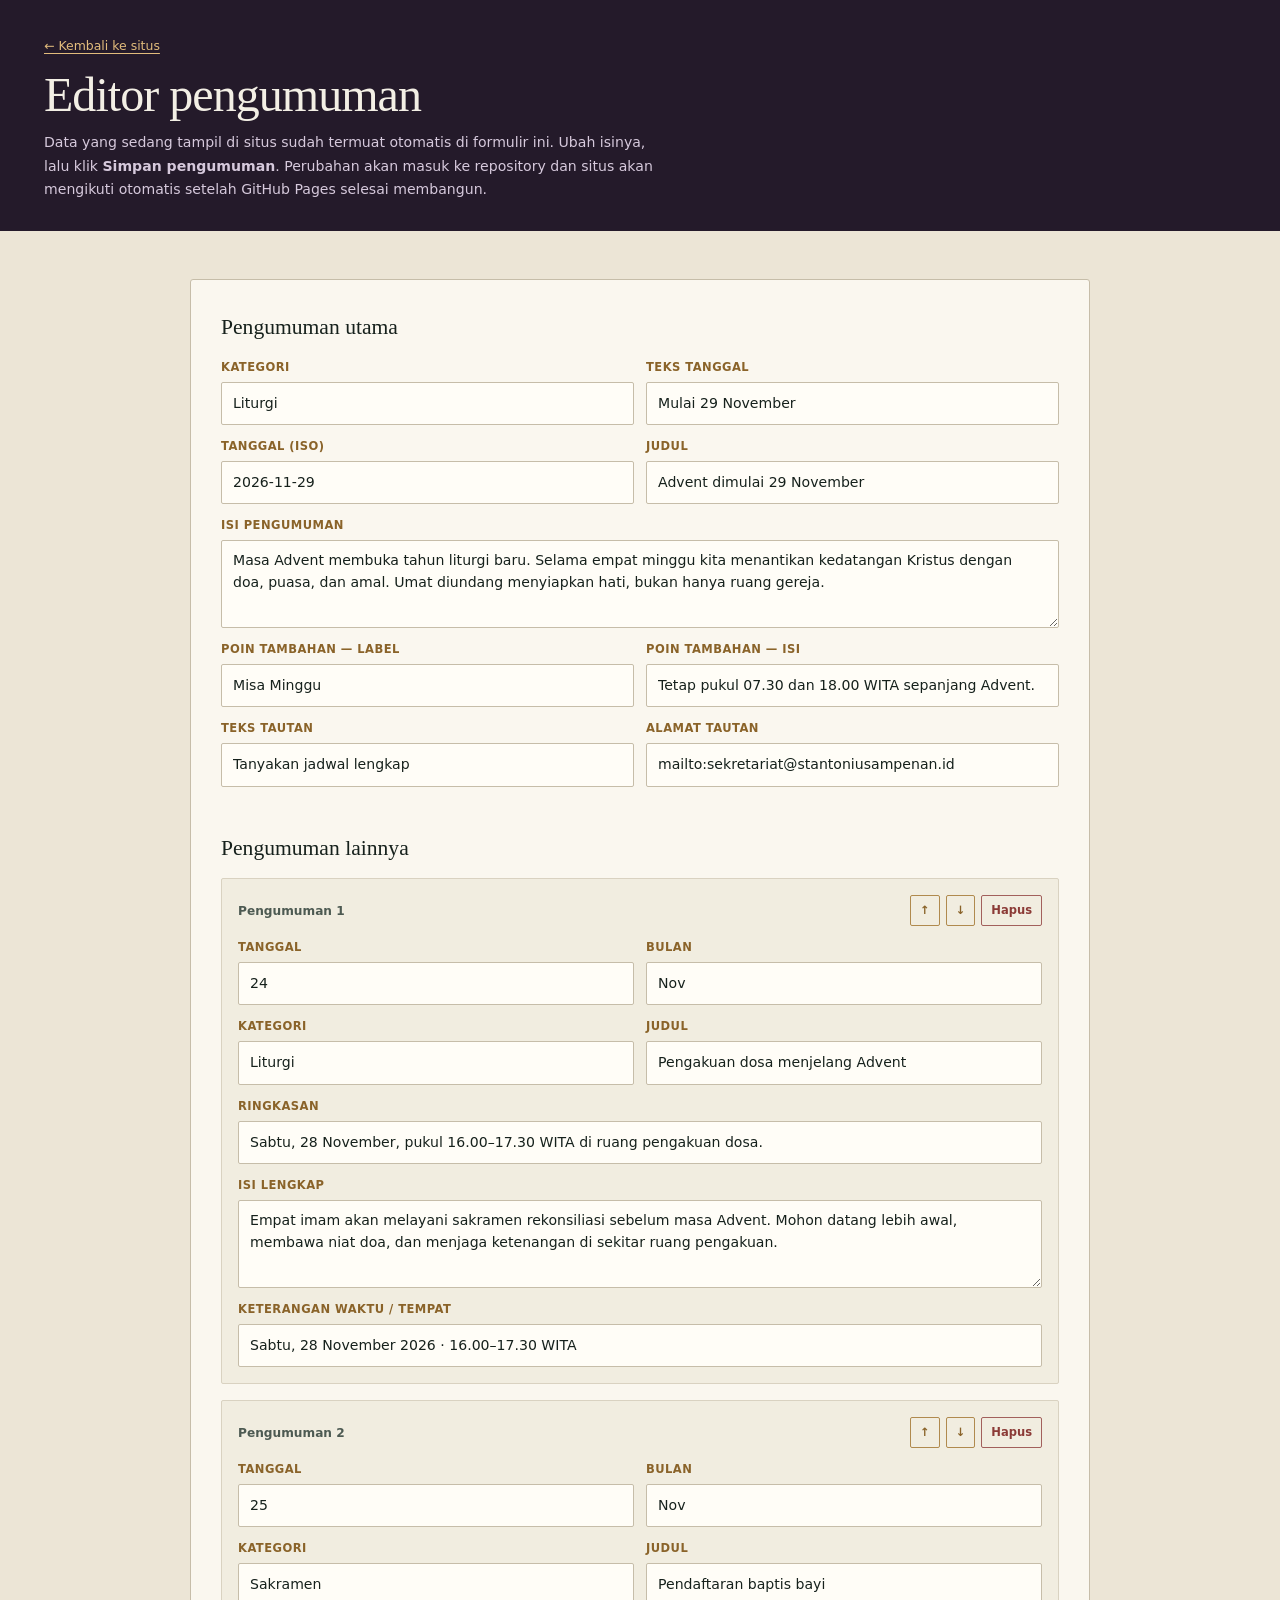
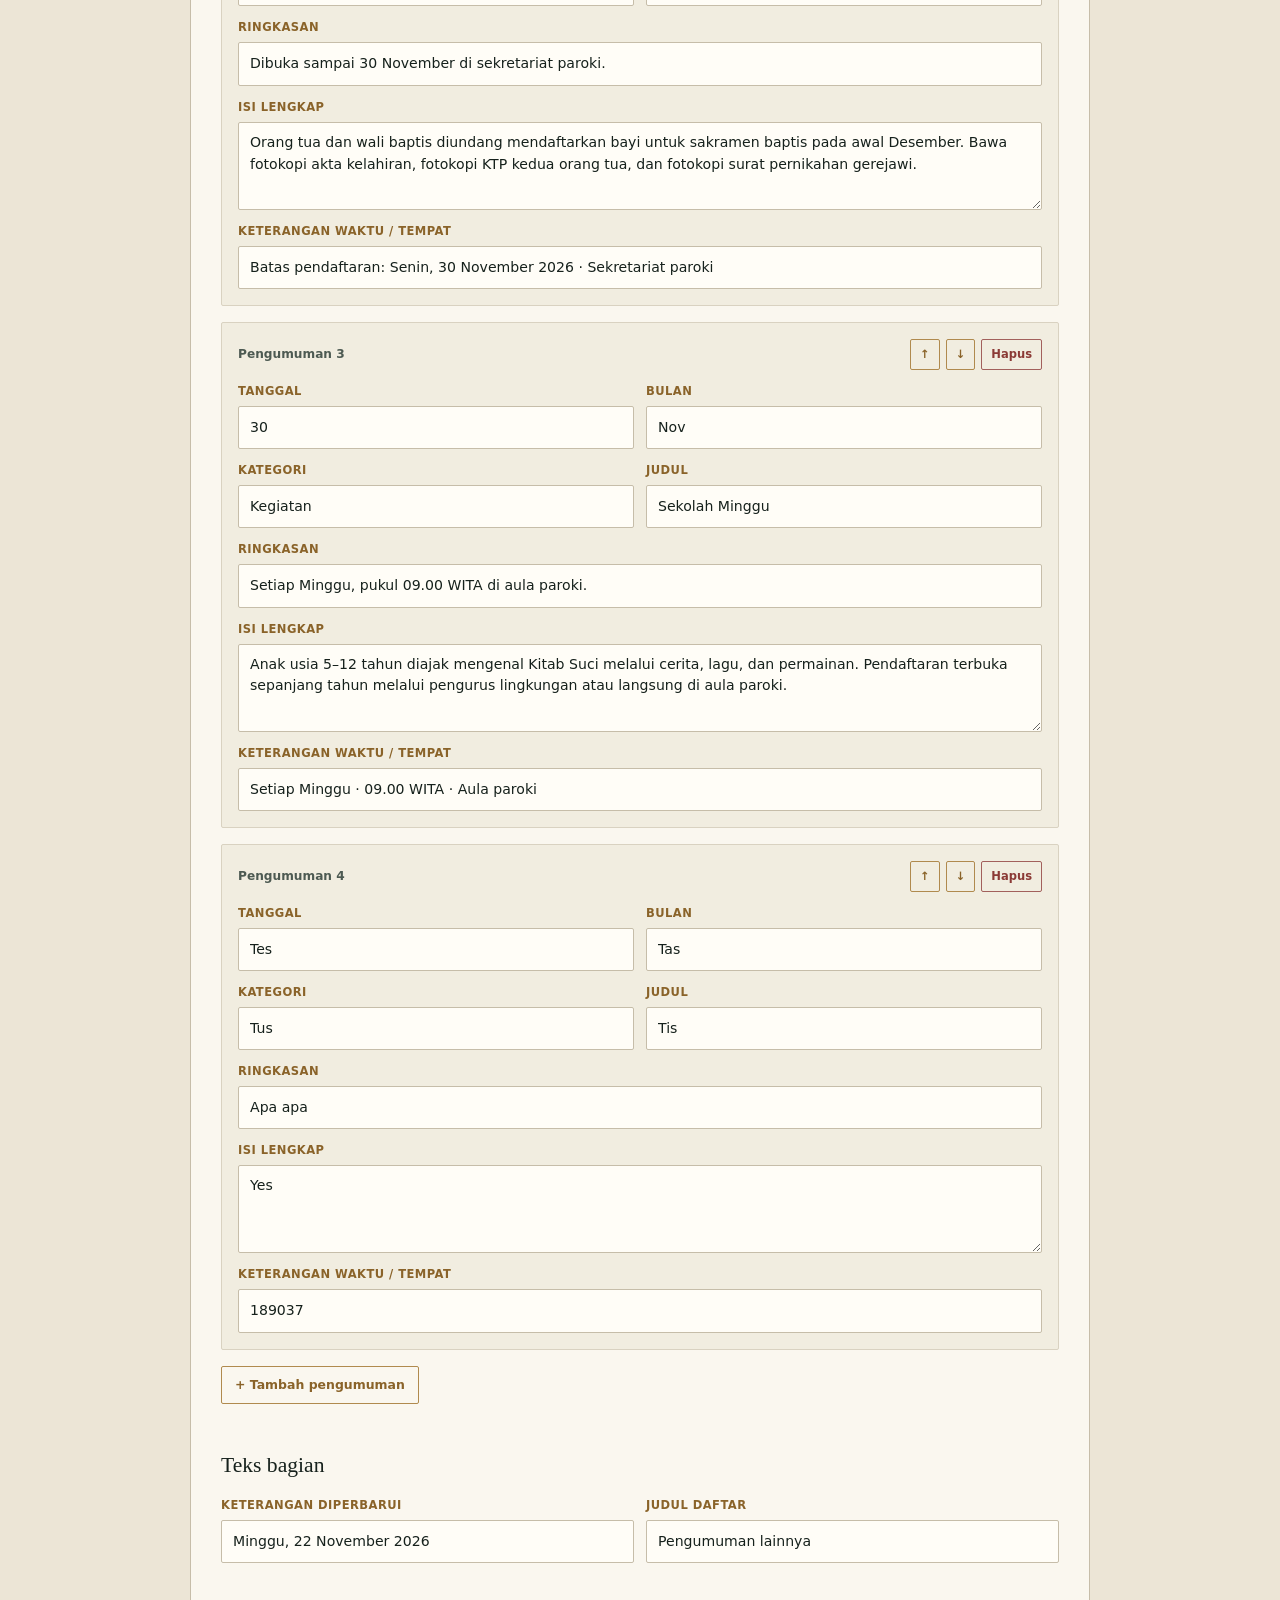
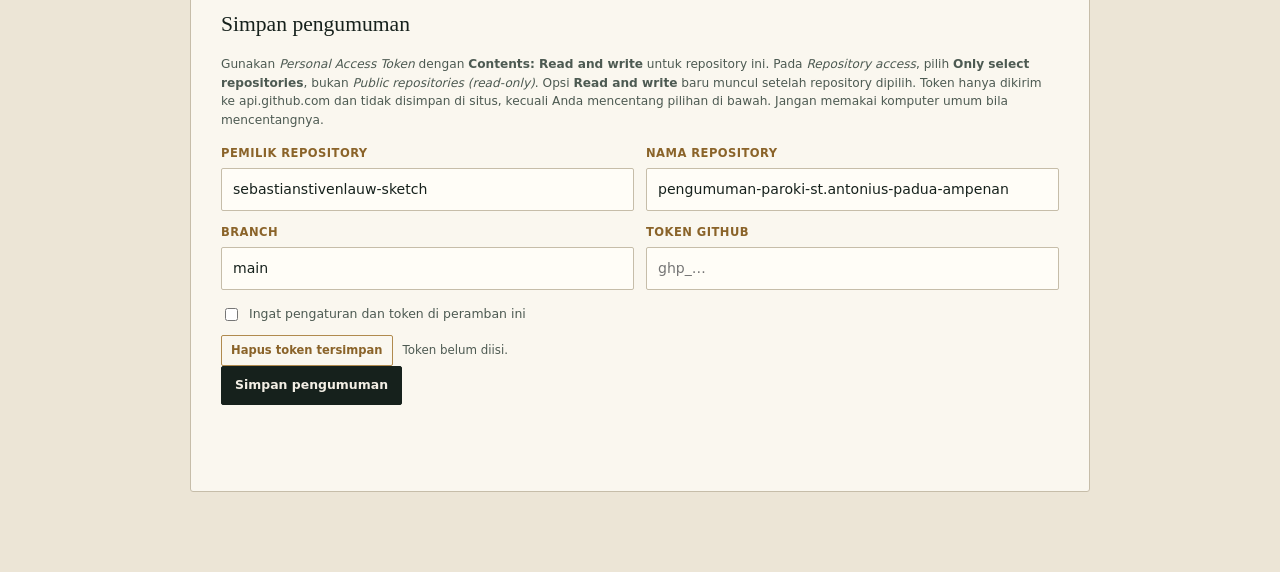
<file: admin.html>
<!DOCTYPE html>
<html lang="id">
<head>
  <meta charset="UTF-8">
  <meta name="viewport" content="width=device-width, initial-scale=1">
  <title>Editor Pengumuman — Paroki St. Antonius Padua</title>
  <meta name="robots" content="noindex, nofollow">
  <link rel="icon" type="image/svg+xml" href="assets/favicon.svg">
  <link rel="stylesheet" href="styles.css">
  <style>
    body.admin { background: var(--paper-deep); }
    .admin-head {
      padding: 30px var(--pad);
      background: var(--plum);
      color: var(--paper);
    }
    .admin-head a {
      display: inline-block;
      margin-bottom: 12px;
      font-size: .78rem;
      color: var(--gold);
      text-underline-offset: 3px;
    }
    .admin-head h1 {
      margin: 0;
      font-family: var(--serif);
      font-size: clamp(2rem, 4vw, 3rem);
      font-weight: 400;
      line-height: 1.1;
    }
    .admin-head p {
      max-width: 68ch;
      margin-top: 10px;
      font-size: .88rem;
      color: #d6c9dc;
    }
    .admin-head code { color: var(--gold); }
    .admin-wrap { padding: clamp(26px, 4vw, 48px) var(--pad) 80px; }
    .admin-layout {
      max-width: 900px;
      margin: 0 auto;
    }
    .admin-panel {
      padding: clamp(20px, 2.4vw, 30px);
      background: var(--paper-soft);
      border: 1px solid var(--line-strong);
      border-radius: 3px;
    }
    .admin-panel fieldset {
      margin: 0 0 26px;
      padding: 0;
      border: 0;
      border-top: 1px solid var(--line);
    }
    .admin-panel fieldset:first-of-type { border-top: 0; padding-top: 0; }
    .admin-panel legend {
      width: 100%;
      padding: 18px 0 12px;
      font-family: var(--serif);
      font-size: 1.35rem;
    }
    .admin-panel fieldset:first-of-type legend { padding-top: 0; }
    .admin-grid { display: grid; grid-template-columns: 1fr 1fr; gap: 12px; }
    .admin-field { display: flex; flex-direction: column; gap: 5px; margin-bottom: 12px; }
    .admin-grid .admin-field { margin-bottom: 0; }
    .admin-field.wide { grid-column: 1 / -1; }
    .admin-field label {
      font-size: .72rem;
      font-weight: 600;
      letter-spacing: .04em;
      text-transform: uppercase;
      color: var(--brass);
    }
    .admin-field input,
    .admin-field textarea {
      width: 100%;
      padding: 9px 11px;
      background: #fffdf7;
      border: 1px solid var(--line-strong);
      border-radius: 2px;
      font: inherit;
      font-size: .88rem;
      color: var(--ink);
    }
    .admin-field textarea { min-height: 88px; resize: vertical; line-height: 1.55; }
    .admin-field input:focus,
    .admin-field textarea:focus { outline: 2px solid rgba(138, 99, 41, .35); outline-offset: 1px; }
    .admin-item {
      margin-bottom: 16px;
      padding: 16px;
      background: rgba(236, 229, 214, .55);
      border: 1px solid var(--line);
      border-radius: 2px;
    }
    .admin-item-head {
      display: flex;
      align-items: center;
      justify-content: space-between;
      gap: 10px;
      margin-bottom: 12px;
      font-size: .76rem;
      font-weight: 600;
      color: var(--ink-2);
    }
    .admin-mini-actions { display: flex; gap: 6px; }
    .admin-btn {
      padding: 8px 13px;
      border: 1px solid var(--brass-2);
      border-radius: 2px;
      background: transparent;
      font: inherit;
      font-size: .78rem;
      font-weight: 600;
      color: var(--brass);
      cursor: pointer;
      transition: background .2s ease, color .2s ease;
    }
    .admin-btn:hover { background: var(--brass); color: #fff; }
    .admin-btn.solid { background: var(--ink); border-color: var(--ink); color: var(--paper); }
    .admin-btn.solid:hover { background: var(--brass); border-color: var(--brass); }
    .admin-btn.danger { border-color: #a2605c; color: #8b3a36; }
    .admin-btn.danger:hover { background: #8b3a36; color: #fff; }
    .admin-btn.small { padding: 5px 9px; font-size: .72rem; }
    .admin-status { min-height: 1.4em; margin-top: 12px; font-size: .8rem; color: var(--brass); }
    .admin-status.ok { color: #2f6b4f; }
    .admin-status.error { color: #8b3a36; }
    .admin-note { margin: 0 0 14px; font-size: .76rem; line-height: 1.55; color: var(--ink-2); }
    .admin-check {
      display: flex;
      align-items: center;
      gap: 8px;
      margin: 14px 0;
      font-size: .78rem;
      color: var(--ink-2);
    }
    .admin-check input { width: auto; }
    .admin-token-actions {
      display: flex;
      flex-wrap: wrap;
      align-items: center;
      gap: 10px;
      margin-top: -4px;
    }
    .admin-token-info { font-size: .74rem; color: var(--ink-2); }
    @media (max-width: 560px) {
      .admin-grid { grid-template-columns: 1fr; }
      .admin-field.wide { grid-column: auto; }
    }
  </style>
</head>
<body class="admin">
  <header class="admin-head">
    <a href="index.html">← Kembali ke situs</a>
    <h1>Editor pengumuman</h1>
    <p>
      Data yang sedang tampil di situs sudah termuat otomatis di formulir ini. Ubah isinya,
      lalu klik <strong>Simpan pengumuman</strong>. Perubahan akan masuk ke repository dan situs
      akan mengikuti otomatis setelah GitHub Pages selesai membangun.
    </p>
  </header>

  <main class="admin-wrap">
    <div class="admin-layout">
      <form class="admin-panel" id="editor" autocomplete="off">
        <fieldset>
          <legend>Pengumuman utama</legend>
          <div class="admin-grid">
            <div class="admin-field">
              <label for="f-tag">Kategori</label>
              <input id="f-tag" data-feature="tag">
            </div>
            <div class="admin-field">
              <label for="f-dateText">Teks tanggal</label>
              <input id="f-dateText" data-feature="dateText" placeholder="Mulai 29 November">
            </div>
            <div class="admin-field">
              <label for="f-dateTime">Tanggal (ISO)</label>
              <input id="f-dateTime" data-feature="dateTime" placeholder="2026-11-29">
            </div>
            <div class="admin-field">
              <label for="f-title">Judul</label>
              <input id="f-title" data-feature="title">
            </div>
            <div class="admin-field wide">
              <label for="f-body">Isi pengumuman</label>
              <textarea id="f-body" data-feature="body"></textarea>
            </div>
            <div class="admin-field">
              <label for="f-pointLabel">Poin tambahan — label</label>
              <input id="f-pointLabel" data-point="label" placeholder="Misa Minggu">
            </div>
            <div class="admin-field">
              <label for="f-pointText">Poin tambahan — isi</label>
              <input id="f-pointText" data-point="text" placeholder="Tetap pukul 07.30 dan 18.00 WITA">
            </div>
            <div class="admin-field">
              <label for="f-linkText">Teks tautan</label>
              <input id="f-linkText" data-feature="linkText" placeholder="Tanyakan jadwal lengkap">
            </div>
            <div class="admin-field">
              <label for="f-linkHref">Alamat tautan</label>
              <input id="f-linkHref" data-feature="linkHref" placeholder="mailto:sekretariat@...">
            </div>
          </div>
        </fieldset>

        <fieldset>
          <legend>Pengumuman lainnya</legend>
          <div id="items"></div>
          <button class="admin-btn" type="button" id="add-item">+ Tambah pengumuman</button>
        </fieldset>

        <fieldset>
          <legend>Teks bagian</legend>
          <div class="admin-grid">
            <div class="admin-field">
              <label for="f-update">Keterangan diperbarui</label>
              <input id="f-update" data-root="update">
            </div>
            <div class="admin-field">
              <label for="f-listTitle">Judul daftar</label>
              <input id="f-listTitle" data-root="listTitle">
            </div>
          </div>
        </fieldset>

        <fieldset>
          <legend>Simpan pengumuman</legend>
          <p class="admin-note">
            Gunakan <em>Personal Access Token</em> dengan <strong>Contents: Read and write</strong> untuk repository ini.
            Pada <em>Repository access</em>, pilih <strong>Only select repositories</strong>, bukan
            <em>Public repositories (read-only)</em>. Opsi <strong>Read and write</strong> baru muncul setelah repository dipilih.
            Token hanya dikirim ke api.github.com dan tidak disimpan di situs, kecuali Anda mencentang pilihan di bawah.
            Jangan memakai komputer umum bila mencentangnya.
          </p>
          <div class="admin-grid">
            <div class="admin-field">
              <label for="gh-owner">Pemilik repository</label>
              <input id="gh-owner" data-gh="owner" value="sebastianstivenlauw-sketch" autocomplete="off">
            </div>
            <div class="admin-field">
              <label for="gh-repo">Nama repository</label>
              <input id="gh-repo" data-gh="repo" value="pengumuman-paroki-st.antonius-padua-ampenan" autocomplete="off">
            </div>
            <div class="admin-field">
              <label for="gh-branch">Branch</label>
              <input id="gh-branch" data-gh="branch" value="main" autocomplete="off">
            </div>
            <div class="admin-field">
              <label for="gh-token">Token GitHub</label>
              <input id="gh-token" data-gh="token" type="password" placeholder="ghp_…" autocomplete="off" spellcheck="false">
            </div>
          </div>
          <label class="admin-check" for="remember-token">
            <input id="remember-token" type="checkbox"> Ingat pengaturan dan token di peramban ini
          </label>
          <div class="admin-token-actions">
            <button class="admin-btn small" type="button" id="clear-token">Hapus token tersimpan</button>
            <span class="admin-token-info" id="token-info" aria-live="polite"></span>
          </div>
          <button class="admin-btn solid" type="button" id="save-github">Simpan pengumuman</button>
          <p class="admin-status" id="status" role="status"></p>
        </fieldset>
      </form>
    </div>
  </main>

  <script src="data/pengumuman.js"></script>
  <script>
    (function () {
      "use strict";

      var DEFAULT = window.DATA_PENGUMUMAN || {
        update: "", listTitle: "Pengumuman lainnya",
        feature: { tag: "", dateText: "", dateTime: "", title: "", body: "", points: [], linkText: "", linkHref: "" },
        items: []
      };
      var state;
      var itemsHost = document.getElementById("items");
      var statusEl = document.getElementById("status");
      var saveBtn = document.getElementById("save-github");
      var clearBtn = document.getElementById("clear-token");
      var tokenInfo = document.getElementById("token-info");
      var rememberEl = document.getElementById("remember-token");
      var ghFields = document.querySelectorAll("[data-gh]");
      var tokenField = document.querySelector('[data-gh="token"]');
      var STORAGE_KEY = "pengumuman-paroki-github";

      function clone(value) { return JSON.parse(JSON.stringify(value)); }

      function setStatus(text, isError) {
        statusEl.textContent = text;
        statusEl.classList.toggle("ok", Boolean(text) && !isError);
        statusEl.classList.toggle("error", Boolean(isError));
      }

      function storageGet(key) {
        try { return localStorage.getItem(key); } catch (error) { return null; }
      }

      function storageSet(key, value) {
        try { localStorage.setItem(key, value); } catch (error) { /* abaikan */ }
      }

      function restoreGithubSettings() {
        var raw = storageGet(STORAGE_KEY);
        if (!raw) return;
        var saved;
        try { saved = JSON.parse(raw); } catch (error) { return; }
        if (!saved || typeof saved !== "object") return;
        ghFields.forEach(function (input) {
          var key = input.getAttribute("data-gh");
          if (saved[key]) input.value = saved[key];
        });
        if (saved.remember) rememberEl.checked = true;
      }

      function persistGithubSettings() {
        var values = {};
        ghFields.forEach(function (input) {
          values[input.getAttribute("data-gh")] = input.value;
        });
        values.remember = rememberEl.checked;
        if (values.remember) {
          storageSet(STORAGE_KEY, JSON.stringify(values));
        } else {
          values.token = "";
          storageSet(STORAGE_KEY, JSON.stringify(values));
        }
      }

      function storageRemove(key) {
        try { localStorage.removeItem(key); } catch (error) { /* abaikan */ }
      }

      function updateTokenInfo() {
        var token = tokenField ? tokenField.value.trim() : "";
        if (!token) {
          tokenInfo.textContent = "Token belum diisi.";
          return;
        }
        var prefix = "token";
        if (token.indexOf("github_pat_") === 0) prefix = "github_pat_";
        else if (token.indexOf("ghp_") === 0) prefix = "ghp_";
        tokenInfo.textContent = "Token terpakai: " + prefix + "••••" + token.slice(-4);
      }

      function loadFromSite() {
        state = clone(DEFAULT);
        syncRootFields();
        syncFeatureFields();
        renderItems();
        refresh();
      }

      function syncRootFields() {
        document.querySelectorAll("[data-root]").forEach(function (input) {
          input.value = state[input.getAttribute("data-root")] || "";
        });
      }

      function syncFeatureFields() {
        document.querySelectorAll("[data-feature]").forEach(function (input) {
          input.value = state.feature[input.getAttribute("data-feature")] || "";
        });
        var point = (state.feature.points && state.feature.points[0]) || {};
        document.querySelectorAll("[data-point]").forEach(function (input) {
          input.value = point[input.getAttribute("data-point")] || "";
        });
      }

      function field(label, key, value, wide, textarea) {
        var wrap = document.createElement("div");
        wrap.className = "admin-field" + (wide ? " wide" : "");
        var lab = document.createElement("label");
        lab.textContent = label;
        var input = document.createElement(textarea ? "textarea" : "input");
        if (!textarea) input.type = "text";
        input.value = value || "";
        input.setAttribute("data-item", key);
        wrap.appendChild(lab);
        wrap.appendChild(input);
        return wrap;
      }

      function renderItems() {
        itemsHost.textContent = "";
        state.items.forEach(function (item, index) {
          var card = document.createElement("div");
          card.className = "admin-item";
          var head = document.createElement("div");
          head.className = "admin-item-head";
          var title = document.createElement("span");
          title.textContent = "Pengumuman " + (index + 1);
          head.appendChild(title);

          var actions = document.createElement("div");
          actions.className = "admin-mini-actions";
          [["↑", "up", "Naik"], ["↓", "down", "Turun"], ["Hapus", "remove", "Hapus"]].forEach(function (pair) {
            var btn = document.createElement("button");
            btn.type = "button";
            btn.className = "admin-btn small" + (pair[1] === "remove" ? " danger" : "");
            btn.textContent = pair[0];
            btn.setAttribute("data-action", pair[1]);
            btn.setAttribute("data-index", String(index));
            btn.setAttribute("aria-label", pair[2] + " pengumuman " + (index + 1));
            actions.appendChild(btn);
          });
          head.appendChild(actions);
          card.appendChild(head);

          var grid = document.createElement("div");
          grid.className = "admin-grid";
          grid.appendChild(field("Tanggal", "date", item.date || item.day, false, false));
          grid.appendChild(field("Bulan", "month", item.month, false, false));
          grid.appendChild(field("Kategori", "category", item.category, false, false));
          grid.appendChild(field("Judul", "title", item.title, false, false));
          grid.appendChild(field("Ringkasan", "excerpt", item.excerpt, true, false));
          grid.appendChild(field("Isi lengkap", "body", item.body, true, true));
          grid.appendChild(field("Keterangan waktu / tempat", "meta", item.meta, true, false));
          card.appendChild(grid);
          itemsHost.appendChild(card);
        });
      }

      function collect() {
        document.querySelectorAll("[data-root]").forEach(function (input) {
          state[input.getAttribute("data-root")] = input.value;
        });
        document.querySelectorAll("[data-feature]").forEach(function (input) {
          state.feature[input.getAttribute("data-feature")] = input.value;
        });
        var point = {};
        document.querySelectorAll("[data-point]").forEach(function (input) {
          point[input.getAttribute("data-point")] = input.value;
        });
        state.feature.points = (point.label || point.text) ? [point] : [];

        itemsHost.querySelectorAll(".admin-item").forEach(function (card, index) {
          card.querySelectorAll("[data-item]").forEach(function (input) {
            state.items[index][input.getAttribute("data-item")] = input.value;
          });
          if (state.items[index].day !== undefined) delete state.items[index].day;
        });
      }

      function fileContent() {
        var header = "/* Data pengumuman Paroki St. Antonius Padua Ampenan.\n" +
          "   Dibuat dari halaman admin.html. Perubahan pada berkas ini\n" +
          "   akan otomatis terbit setelah tersimpan di branch main. */\n\n";
        return header + "window.DATA_PENGUMUMAN = " + JSON.stringify(state, null, 2) + ";\n";
      }

      function toBase64(text) {
        if (typeof TextEncoder === "function") {
          var bytes = new TextEncoder().encode(text);
          var binary = "";
          for (var i = 0; i < bytes.length; i += 1) binary += String.fromCharCode(bytes[i]);
          return btoa(binary);
        }
        return btoa(unescape(encodeURIComponent(text)));
      }

      function witaDate() {
        return new Date(Date.now() + 8 * 60 * 60 * 1000).toISOString().slice(0, 10);
      }

      function githubHeaders(token, withBody) {
        var headers = {
          Authorization: "Bearer " + token,
          Accept: "application/vnd.github+json",
          "X-GitHub-Api-Version": "2022-11-28"
        };
        if (withBody) headers["Content-Type"] = "application/json";
        return headers;
      }

      function githubError(response) {
        return response.text().then(function (text) {
          var message = text;
          try { message = JSON.parse(text).message || text; } catch (error) { /* teks biasa */ }
          return new Error((response.status || "Galat") + " — " + message);
        });
      }

      function stageError(stage) {
        return function (error) {
          error.stage = stage;
          throw error;
        };
      }

      function saveToGithub() {
        refresh();
        var values = {};
        ghFields.forEach(function (input) {
          values[input.getAttribute("data-gh")] = input.value.trim();
        });
        if (!values.owner || !values.repo || !values.branch) {
          setStatus("Lengkapi pemilik, nama repository, dan branch terlebih dahulu.", true);
          return;
        }
        if (!values.token) {
          setStatus("Masukkan token GitHub dengan izin tulis pada repository ini.", true);
          return;
        }

        persistGithubSettings();
        saveBtn.disabled = true;
        setStatus("Membaca data pengumuman yang ada…");

        var path = "data/pengumuman.js";
        var api = "https://api.github.com/repos/" +
          encodeURIComponent(values.owner) + "/" + encodeURIComponent(values.repo);
        var url = api + "/contents/" + path + "?ref=" + encodeURIComponent(values.branch);

        fetch(url, { headers: githubHeaders(values.token, false) })
          .then(function (response) {
            if (response.status === 404) return null;
            if (!response.ok) return githubError(response).then(stageError("membaca data pengumuman"));
            return response.json();
          })
          .then(function (existing) {
            setStatus("Menyimpan perubahan ke GitHub…");
            var payload = {
              message: "Perbarui pengumuman paroki " + witaDate(),
              content: toBase64(fileContent()),
              branch: values.branch
            };
            if (existing && existing.sha) payload.sha = existing.sha;
            return fetch(url, {
              method: "PUT",
              headers: githubHeaders(values.token, true),
              body: JSON.stringify(payload)
            });
          })
          .then(function (response) {
            if (!response.ok) return githubError(response).then(stageError("menyimpan perubahan"));
            return response.json();
          })
          .then(function () {
            DEFAULT = clone(state);
            setStatus("Tersimpan di GitHub. GitHub Pages akan memperbarui situs dalam beberapa menit.", false);
          })
          .catch(function (error) {
            var hint = "";
            if (error.message.indexOf("403") === 0) {
              hint = " Periksa Repository access dan izin Contents: Read and write, atau hapus token tersimpan bila memakai token baru.";
            }
            setStatus("Gagal " + (error.stage || "menyimpan") + ": " + error.message + hint, true);
          })
          .then(function () {
            saveBtn.disabled = false;
          });
      }

      function refresh() {
        collect();
      }

      document.getElementById("editor").addEventListener("input", refresh);

      document.getElementById("add-item").addEventListener("click", function () {
        collect();
        state.items.push({ date: "", month: "", category: "", title: "", excerpt: "", body: "", meta: "" });
        renderItems();
        refresh();
        var cards = itemsHost.querySelectorAll(".admin-item");
        if (cards.length) cards[cards.length - 1].querySelector("input").focus();
      });

      itemsHost.addEventListener("click", function (event) {
        var button = event.target.closest("[data-action]");
        if (!button) return;
        var index = Number(button.getAttribute("data-index"));
        collect();
        var action = button.getAttribute("data-action");
        if (action === "remove") state.items.splice(index, 1);
        if (action === "up" && index > 0) {
          var before = state.items[index - 1];
          state.items[index - 1] = state.items[index];
          state.items[index] = before;
        }
        if (action === "down" && index < state.items.length - 1) {
          var after = state.items[index + 1];
          state.items[index + 1] = state.items[index];
          state.items[index] = after;
        }
        renderItems();
        refresh();
      });

      saveBtn.addEventListener("click", saveToGithub);
      rememberEl.addEventListener("change", persistGithubSettings);

      if (tokenField) tokenField.addEventListener("input", updateTokenInfo);

      clearBtn.addEventListener("click", function () {
        storageRemove(STORAGE_KEY);
        rememberEl.checked = false;
        tokenField.value = "";
        updateTokenInfo();
        setStatus("Token tersimpan dihapus. Tempel token baru, lalu klik Simpan pengumuman.");
      });

      restoreGithubSettings();
      loadFromSite();
      updateTokenInfo();
    }());
  </script>
</body>
</html>
</file>
<file: styles.css>
/* ------------------------------------------------------------------
   Pengumuman Paroki St. Antonius Padua — Ampenan
   Palet: linen, tinta hijau, kuningan, dan plum liturgi.
   ------------------------------------------------------------------ */

:root {
  --paper: #f3efe5;
  --paper-soft: #faf7ef;
  --paper-deep: #ece5d6;
  --ink: #16211c;
  --ink-2: #4d5a52;
  --line: #d9d2c1;
  --line-strong: #c6bda9;
  --brass: #8a6329;
  --brass-2: #b08a4e;
  --gold: #e2bc7c;
  --plum: #241a2a;
  --plum-2: #34223d;
  --ruby: #7c2e35;
  --serif: "Newsreader", Georgia, "Times New Roman", serif;
  --sans: "Hanken Grotesk", ui-sans-serif, system-ui, -apple-system, "Segoe UI", sans-serif;
  --wrap: 1180px;
  --pad: clamp(20px, 4.5vw, 44px);
}

*,
*::before,
*::after {
  box-sizing: border-box;
}

html {
  scroll-behavior: smooth;
  scroll-padding-top: 96px;
}

body {
  margin: 0;
  background: var(--paper);
  color: var(--ink);
  font-family: var(--sans);
  font-size: 17px;
  line-height: 1.65;
  -webkit-font-smoothing: antialiased;
  text-rendering: optimizeLegibility;
  overflow-x: hidden;
}

h1,
h2,
h3 {
  margin: 0;
  font-family: var(--serif);
  font-weight: 400;
  letter-spacing: -0.02em;
}

p {
  margin: 0;
}

img {
  max-width: 100%;
}

a {
  color: inherit;
}

button {
  font: inherit;
  color: inherit;
}

::selection {
  background: var(--gold);
  color: var(--ink);
}

:focus-visible {
  outline: 2px solid var(--brass);
  outline-offset: 3px;
  border-radius: 1px;
}

.sr-only {
  position: absolute;
  width: 1px;
  height: 1px;
  padding: 0;
  margin: -1px;
  overflow: hidden;
  clip: rect(0 0 0 0);
  white-space: nowrap;
  border: 0;
}

.skip-link {
  position: fixed;
  top: 12px;
  left: 12px;
  z-index: 100;
  padding: 10px 16px;
  background: var(--ink);
  color: var(--paper);
  text-decoration: none;
  font-size: 0.82rem;
  border-radius: 2px;
  transform: translateY(-160%);
  transition: transform 0.2s ease;
}

.skip-link:focus {
  transform: none;
}

.wrap {
  width: 100%;
  max-width: var(--wrap);
  margin: 0 auto;
  padding-inline: var(--pad);
}

/* ------------------------------- Header ------------------------------- */

.site-header {
  position: sticky;
  top: 0;
  z-index: 50;
  display: flex;
  align-items: center;
  height: 76px;
  padding-inline: var(--pad);
  background: rgba(243, 239, 229, 0.9);
  -webkit-backdrop-filter: blur(14px);
  backdrop-filter: blur(14px);
  border-bottom: 1px solid var(--line);
  transition: box-shadow 0.3s ease;
}

.site-header.is-scrolled {
  box-shadow: 0 1px 0 var(--line), 0 12px 28px -24px rgba(22, 33, 28, 0.55);
}

.brand {
  display: flex;
  align-items: center;
  gap: 12px;
  flex: none;
  text-decoration: none;
}

.brand-cross {
  width: 15px;
  height: 22px;
  fill: var(--brass);
  flex: none;
}

.brand-text {
  display: block;
}

.brand-name {
  display: block;
  font-family: var(--serif);
  font-size: 1.34rem;
  line-height: 1;
  letter-spacing: -0.015em;
}

.brand-sub {
  display: block;
  margin-top: 4px;
  font-size: 0.68rem;
  line-height: 1;
  letter-spacing: 0.035em;
  color: var(--ink-2);
}

.site-nav {
  display: flex;
  gap: clamp(18px, 2.4vw, 30px);
  margin-left: auto;
  font-size: 0.88rem;
}

.site-nav a {
  position: relative;
  padding: 6px 0;
  text-decoration: none;
  color: var(--ink-2);
  transition: color 0.2s ease;
}

.site-nav a::after {
  content: "";
  position: absolute;
  left: 0;
  right: 0;
  bottom: 0;
  height: 1px;
  background: var(--brass);
  transform: scaleX(0);
  transform-origin: left;
  transition: transform 0.25s ease;
}

.site-nav a:hover {
  color: var(--ink);
}

.site-nav a:hover::after,
.site-nav a[aria-current="true"]::after {
  transform: scaleX(1);
}

.site-nav a[aria-current="true"] {
  color: var(--brass);
}

.header-meta {
  display: flex;
  align-items: center;
  gap: 18px;
  margin-left: clamp(16px, 2.4vw, 32px);
}

.clock {
  display: inline-flex;
  align-items: center;
  gap: 8px;
  font-size: 0.76rem;
  letter-spacing: 0.03em;
  color: var(--ink-2);
  font-variant-numeric: tabular-nums;
  white-space: nowrap;
}

.clock::before {
  content: "";
  width: 6px;
  height: 6px;
  border-radius: 50%;
  background: var(--brass-2);
  box-shadow: 0 0 0 3px rgba(176, 138, 78, 0.16);
}

.menu-toggle {
  display: none;
  align-items: center;
  justify-content: center;
  width: 40px;
  height: 40px;
  padding: 0;
  background: transparent;
  border: 1px solid var(--line-strong);
  border-radius: 2px;
  cursor: pointer;
}

.menu-lines,
.menu-lines::before,
.menu-lines::after {
  display: block;
  width: 16px;
  height: 1.5px;
  background: var(--ink);
  transition: transform 0.25s ease, opacity 0.2s ease;
}

.menu-lines {
  position: relative;
}

.menu-lines::before,
.menu-lines::after {
  content: "";
  position: absolute;
  left: 0;
}

.menu-lines::before {
  top: -5px;
}

.menu-lines::after {
  top: 5px;
}

.menu-toggle[aria-expanded="true"] .menu-lines {
  background: transparent;
}

.menu-toggle[aria-expanded="true"] .menu-lines::before {
  top: 0;
  transform: rotate(45deg);
}

.menu-toggle[aria-expanded="true"] .menu-lines::after {
  top: 0;
  transform: rotate(-45deg);
}

/* -------------------------------- Hero -------------------------------- */

.hero {
  display: grid;
  grid-template-columns: 1.02fr 0.98fr;
  gap: clamp(32px, 4vw, 64px);
  align-items: stretch;
  width: 100%;
  max-width: var(--wrap);
  margin: 0 auto;
  padding: clamp(30px, 4vw, 54px) var(--pad) clamp(56px, 7vw, 88px);
}

.hero-copy {
  min-width: 0;
  padding-top: clamp(4px, 1vw, 12px);
}

.hero-feast {
  display: flex;
  flex-wrap: wrap;
  align-items: center;
  gap: 9px;
  font-size: 0.78rem;
  letter-spacing: 0.015em;
  color: var(--ink-2);
}

.hero-feast .sep {
  color: var(--brass-2);
}

.mini-cross {
  width: 9px;
  height: 13px;
  fill: var(--brass);
  flex: none;
}

.hero-title {
  margin: clamp(22px, 3vw, 34px) 0 0;
  font-size: clamp(4.2rem, 8.8vw, 7.2rem);
  line-height: 0.84;
  letter-spacing: -0.045em;
}

.hero-lede {
  max-width: 34ch;
  margin-top: 20px;
  font-family: var(--serif);
  font-size: clamp(1rem, 1.4vw, 1.14rem);
  font-style: italic;
  line-height: 1.5;
  color: var(--ink-2);
}

.hero-times {
  margin-top: clamp(26px, 3vw, 36px);
  border-top: 1px solid var(--line-strong);
}

.time-item {
  display: flex;
  align-items: baseline;
  justify-content: space-between;
  gap: 20px;
  padding: 14px 0;
  border-bottom: 1px solid var(--line);
}

.time-value {
  display: flex;
  align-items: baseline;
  gap: 8px;
  font-family: var(--serif);
  font-size: clamp(2.3rem, 3.4vw, 2.9rem);
  line-height: 1;
  letter-spacing: -0.02em;
  font-variant-numeric: tabular-nums;
  white-space: nowrap;
}

.time-value .tz {
  font-family: var(--sans);
  font-size: 0.6rem;
  font-weight: 600;
  letter-spacing: 0.1em;
  color: var(--ink-2);
}

.time-desc {
  text-align: right;
}

.time-desc strong {
  display: block;
  font-size: 0.86rem;
  font-weight: 600;
}

.time-desc span {
  display: block;
  margin-top: 1px;
  font-size: 0.77rem;
  color: var(--ink-2);
}

.next-mass {
  display: flex;
  align-items: center;
  justify-content: space-between;
  gap: 18px;
  margin-top: 20px;
  padding: 14px 18px;
  background: linear-gradient(115deg, #efe5cf 0%, #f7f2e7 100%);
  border-left: 2px solid var(--brass);
  border-radius: 2px;
  transition: background 0.3s ease, border-color 0.3s ease;
}

.next-label {
  display: block;
  font-size: 0.73rem;
  letter-spacing: 0.02em;
  color: var(--ink-2);
}

.next-when {
  margin-top: 2px;
  font-family: var(--serif);
  font-size: 1.04rem;
  line-height: 1.3;
}

.next-count {
  flex: none;
  font-size: 0.84rem;
  font-weight: 600;
  letter-spacing: 0.01em;
  color: #6b4c1e;
  font-variant-numeric: tabular-nums;
  text-align: right;
}

.next-mass.is-live {
  background: linear-gradient(115deg, #2d2034 0%, #3a2a43 100%);
  border-left-color: var(--gold);
}

.next-mass.is-live .next-label {
  color: #c9b9d2;
}

.next-mass.is-live .next-when {
  color: #f6f0e4;
}

.next-mass.is-live .next-count {
  color: var(--gold);
}

.hero-actions {
  display: flex;
  flex-wrap: wrap;
  align-items: center;
  gap: 22px;
  margin-top: 26px;
}

.btn {
  display: inline-flex;
  align-items: center;
  justify-content: center;
  padding: 13px 22px;
  background: var(--ink);
  color: var(--paper);
  border-radius: 2px;
  font-size: 0.85rem;
  font-weight: 600;
  letter-spacing: 0.01em;
  text-decoration: none;
  transition: background 0.2s ease, transform 0.2s ease;
}

.btn:hover {
  background: #27362d;
  transform: translateY(-1px);
}

.btn:active {
  transform: translateY(0);
}

.text-link {
  font-size: 0.85rem;
  text-decoration: underline;
  text-decoration-color: rgba(138, 99, 41, 0.5);
  text-underline-offset: 5px;
  transition: color 0.2s ease, text-decoration-color 0.2s ease;
}

.text-link:hover {
  color: var(--brass);
  text-decoration-color: var(--brass);
}

.hero-figure {
  position: relative;
  display: flex;
  flex-direction: column;
  min-width: 0;
  margin: 0;
}

.hero-frame {
  position: relative;
  flex: 1;
  min-height: 520px;
  padding: 10px;
  border: 1px solid rgba(138, 99, 41, 0.4);
  border-radius: 50% 50% 3px 3px / 30% 30% 3px 3px;
  box-shadow: 0 34px 60px -46px rgba(22, 33, 28, 0.6);
}

.hero-frame img {
  display: block;
  width: 100%;
  height: 100%;
  min-height: 500px;
  object-fit: cover;
  border-radius: 50% 50% 2px 2px / 30% 30% 2px 2px;
}

.hero-plaque {
  position: absolute;
  left: -20px;
  bottom: 34px;
  z-index: 2;
  max-width: 250px;
  padding: 12px 18px;
  background: var(--paper-soft);
  border: 1px solid var(--line);
  box-shadow: 0 20px 34px -26px rgba(22, 33, 28, 0.7);
}

.hero-plaque span {
  display: block;
}

.hero-plaque span:first-child {
  font-family: var(--serif);
  font-size: 1.02rem;
  line-height: 1.2;
}

.hero-plaque span:last-child {
  margin-top: 3px;
  font-size: 0.68rem;
  letter-spacing: 0.025em;
  color: var(--ink-2);
}

/* ------------------------------ Sections ------------------------------ */

.section {
  padding: clamp(56px, 8vw, 100px) 0;
}

.section-head {
  display: flex;
  align-items: flex-end;
  justify-content: space-between;
  gap: 32px;
  margin-bottom: clamp(30px, 4vw, 48px);
}

.section-head h2 {
  font-size: clamp(2.1rem, 4.2vw, 3.2rem);
  line-height: 1.02;
  letter-spacing: -0.03em;
}

.section-head p {
  max-width: 54ch;
  margin-top: 12px;
  font-size: 0.93rem;
  color: var(--ink-2);
}

.section-aside {
  flex: none;
  max-width: 27ch;
  padding-bottom: 5px;
  font-size: 0.77rem !important;
  line-height: 1.6;
  color: var(--ink-2);
  text-align: right;
}

/* ------------------------------ Sejarah ------------------------------ */

.history {
  background:
    radial-gradient(60% 80% at 100% 0%, rgba(226, 188, 124, 0.1), transparent 65%),
    var(--paper-soft);
  border-bottom: 1px solid var(--line);
}

.history-grid {
  display: grid;
  grid-template-columns: minmax(0, 1.08fr) minmax(0, 0.92fr);
  gap: clamp(44px, 7vw, 104px);
  align-items: start;
}

.history-kicker {
  display: flex;
  align-items: center;
  gap: 9px;
  margin: 0 0 16px;
  font-size: 0.72rem;
  font-weight: 600;
  letter-spacing: 0.12em;
  text-transform: uppercase;
  color: var(--brass);
}

.history-kicker .mini-cross {
  width: 8px;
  height: 11px;
  fill: currentColor;
}

.history-intro h2 {
  max-width: 20ch;
  font-size: clamp(2rem, 3.9vw, 3.1rem);
  line-height: 1.06;
}

.history-intro > p:not(.history-kicker) {
  max-width: 60ch;
  margin-top: 18px;
  font-size: 0.91rem;
  line-height: 1.78;
  color: var(--ink-2);
}

.history-intro .history-lede {
  font-family: var(--serif);
  font-size: clamp(1.05rem, 1.5vw, 1.24rem);
  line-height: 1.52;
  color: var(--ink);
}

.history-source {
  margin-top: 24px !important;
  padding-top: 16px;
  border-top: 1px solid var(--line);
  font-size: 0.75rem !important;
  line-height: 1.6 !important;
}

.history-source a {
  color: var(--brass);
  text-underline-offset: 3px;
}

.history-timeline {
  position: relative;
  margin: 6px 0 0;
  padding: 0;
  list-style: none;
}

.history-timeline::before {
  content: "";
  position: absolute;
  top: 8px;
  bottom: 18px;
  left: 70px;
  width: 1px;
  background: linear-gradient(180deg, var(--brass-2), rgba(176, 138, 78, 0.14));
}

.history-timeline li {
  position: relative;
  display: grid;
  grid-template-columns: 62px minmax(0, 1fr);
  gap: 28px;
  padding-bottom: 26px;
}

.history-timeline li:last-child {
  padding-bottom: 0;
}

.history-timeline li::before {
  content: "";
  position: absolute;
  top: 7px;
  left: 66px;
  width: 9px;
  height: 9px;
  background: var(--paper-soft);
  border: 2px solid var(--brass-2);
  border-radius: 50%;
  box-shadow: 0 0 0 4px var(--paper-soft);
}

.history-timeline span {
  font-family: var(--serif);
  font-size: 1.06rem;
  line-height: 1.3;
  color: var(--brass);
  font-variant-numeric: tabular-nums;
}

.history-timeline p {
  margin: 0;
  font-size: 0.87rem;
  line-height: 1.65;
  color: var(--ink-2);
}

@media (max-width: 980px) {
  .history-grid {
    grid-template-columns: 1fr;
    gap: 42px;
  }
}

@media (max-width: 560px) {
  .history-timeline::before {
    left: 61px;
  }

  .history-timeline li {
    grid-template-columns: 54px minmax(0, 1fr);
    gap: 20px;
  }

  .history-timeline li::before {
    left: 57px;
  }

  .history-timeline span {
    font-size: 0.96rem;
  }
}

/* ---------------------------- Pengumuman ----------------------------- */

.announcements {
  border-top: 1px solid var(--line);
}

.notice-layout {
  display: grid;
  grid-template-columns: 0.95fr 1.05fr;
  gap: clamp(28px, 4vw, 56px);
  align-items: start;
}

.feature {
  position: relative;
  overflow: hidden;
  padding: clamp(28px, 3.2vw, 42px);
  background:
    radial-gradient(130% 100% at 100% 0%, #3c2a43 0%, #241a2a 58%);
  border-top: 2px solid var(--brass-2);
  border-radius: 3px;
  color: var(--paper);
  box-shadow: 0 34px 60px -50px rgba(36, 26, 42, 0.85);
}

.feature-head {
  position: relative;
  z-index: 1;
  display: flex;
  align-items: center;
  justify-content: space-between;
  gap: 16px;
}

.tag {
  padding: 4px 10px;
  border: 1px solid rgba(226, 188, 124, 0.45);
  border-radius: 2px;
  font-size: 0.7rem;
  letter-spacing: 0.02em;
  color: #e8c88e;
}

.feature-head time {
  font-size: 0.73rem;
  letter-spacing: 0.01em;
  color: rgba(243, 239, 229, 0.62);
}

.feature h3 {
  position: relative;
  z-index: 1;
  max-width: 15ch;
  margin: 24px 0 14px;
  font-size: clamp(1.8rem, 2.8vw, 2.45rem);
  line-height: 1.06;
  letter-spacing: -0.025em;
}

.feature > p {
  position: relative;
  z-index: 1;
  max-width: 46ch;
  font-size: 0.92rem;
  line-height: 1.7;
  color: #d9d2c4;
}

.feature-list {
  position: relative;
  z-index: 1;
  margin: 26px 0 0;
  padding: 0;
  list-style: none;
  border-top: 1px solid rgba(243, 239, 229, 0.14);
}

.feature-list li {
  position: relative;
  padding: 13px 0 13px 16px;
  border-bottom: 1px solid rgba(243, 239, 229, 0.12);
}

.feature-list li::before {
  content: "";
  position: absolute;
  top: 22px;
  left: 0;
  width: 5px;
  height: 5px;
  background: var(--gold);
  transform: rotate(45deg);
}

.feature-list strong {
  display: block;
  font-size: 0.84rem;
  font-weight: 600;
  color: #f4efe4;
}

.feature-list span {
  display: block;
  margin-top: 2px;
  font-size: 0.79rem;
  line-height: 1.55;
  color: #c4bacb;
}

.feature-link {
  position: relative;
  z-index: 1;
  display: inline-block;
  margin-top: 24px;
  font-size: 0.83rem;
  color: #e8c88e;
  text-underline-offset: 4px;
  transition: color 0.2s ease;
}

.feature-link:hover {
  color: #fff8e8;
}

.feature-mark {
  position: absolute;
  right: -18px;
  bottom: -26px;
  width: 118px;
  height: 150px;
  fill: rgba(226, 188, 124, 0.07);
  pointer-events: none;
}

.list-title {
  margin: 0 0 8px;
  padding-left: 2px;
  font-family: var(--sans);
  font-size: 0.76rem;
  font-weight: 500;
  letter-spacing: 0.02em;
  color: var(--ink-2);
}

.notice {
  border-bottom: 1px solid var(--line);
  transition: background 0.25s ease;
}

.notice:first-of-type {
  border-top: 1px solid var(--line);
}

.notice.open {
  background: rgba(250, 247, 239, 0.7);
}

.notice-head {
  display: grid;
  grid-template-columns: 56px minmax(0, 1fr) 22px;
  gap: 18px;
  align-items: start;
  width: 100%;
  padding: 18px 2px;
  background: transparent;
  border: 0;
  border-radius: 2px;
  text-align: left;
  cursor: pointer;
  transition: background 0.2s ease;
}

.notice-head:hover {
  background: rgba(250, 247, 239, 0.6);
}

.notice-date {
  display: flex;
  flex-direction: column;
  align-items: flex-start;
  padding-top: 2px;
}

.notice-date strong {
  font-family: var(--serif);
  font-size: 1.45rem;
  font-weight: 400;
  line-height: 1;
  letter-spacing: -0.01em;
}

.notice-date span {
  margin-top: 2px;
  font-size: 0.68rem;
  letter-spacing: 0.035em;
  color: var(--ink-2);
}

.notice-main {
  display: block;
  min-width: 0;
}

.notice-cat {
  display: block;
  margin-bottom: 4px;
  font-size: 0.69rem;
  letter-spacing: 0.03em;
  color: var(--brass);
}

.notice-title {
  display: block;
  font-family: var(--serif);
  font-size: 1.14rem;
  line-height: 1.3;
  letter-spacing: -0.012em;
}

.notice-excerpt {
  display: -webkit-box;
  max-width: 52ch;
  margin-top: 4px;
  overflow: hidden;
  font-size: 0.8rem;
  line-height: 1.5;
  color: var(--ink-2);
  -webkit-line-clamp: 2;
  -webkit-box-orient: vertical;
}

.notice-plus {
  position: relative;
  width: 18px;
  height: 18px;
  margin-top: 10px;
  justify-self: end;
}

.notice-plus::before,
.notice-plus::after {
  content: "";
  position: absolute;
  top: 50%;
  left: 50%;
  background: var(--brass);
  transform: translate(-50%, -50%);
  transition: transform 0.3s ease;
}

.notice-plus::before {
  width: 12px;
  height: 1.5px;
}

.notice-plus::after {
  width: 1.5px;
  height: 12px;
}

.notice.open .notice-plus::after {
  transform: translate(-50%, -50%) rotate(90deg);
}

.notice-body {
  display: grid;
  grid-template-rows: 0fr;
  overflow: hidden;
  transition: grid-template-rows 0.35s ease;
}

.notice.open .notice-body {
  grid-template-rows: 1fr;
}

.notice-body-inner {
  min-height: 0;
  overflow: hidden;
  padding: 0 44px 0 76px;
  font-size: 0.86rem;
  line-height: 1.68;
  color: var(--ink-2);
}

.notice.open .notice-body-inner {
  padding-bottom: 20px;
}

.notice-body-inner p {
  max-width: 58ch;
  margin-bottom: 10px;
}

.notice-meta {
  font-size: 0.74rem !important;
  letter-spacing: 0.01em;
  color: var(--brass) !important;
}

/* ------------------------------- Jadwal ------------------------------- */

.schedule {
  background:
    radial-gradient(70% 40% at 100% 0%, rgba(226, 188, 124, 0.08), transparent 70%),
    var(--paper-deep);
  border-block: 1px solid #ddd4c2;
}

.schedule-kicker {
  display: flex;
  align-items: center;
  gap: 9px;
  margin: 0 0 14px;
  font-size: 0.72rem;
  font-weight: 600;
  letter-spacing: 0.12em;
  text-transform: uppercase;
  color: var(--brass);
}

.schedule-kicker svg {
  width: 8px;
  height: 11px;
  fill: currentColor;
}

.mass-grid {
  display: grid;
  grid-template-columns: 1fr 1fr;
  gap: clamp(18px, 2.5vw, 28px);
}

.mass {
  position: relative;
  overflow: hidden;
  min-height: 220px;
  padding: clamp(28px, 3.4vw, 44px);
  border: 1px solid;
  border-radius: 3px;
  transition: transform 0.35s ease, box-shadow 0.35s ease;
}

.mass:hover {
  transform: translateY(-5px);
  box-shadow: 0 20px 40px rgba(36, 26, 42, 0.1);
}

.mass-badge {
  position: absolute;
  top: 18px;
  right: 20px;
  z-index: 2;
  padding: 5px 12px;
  background: rgba(255, 255, 255, 0.5);
  border: 1px solid rgba(160, 120, 60, 0.32);
  border-radius: 999px;
  font-size: 0.62rem;
  font-weight: 600;
  letter-spacing: 0.11em;
  text-transform: uppercase;
  color: var(--brass);
}

.mass--night .mass-badge {
  background: rgba(226, 188, 124, 0.08);
  border-color: rgba(226, 188, 124, 0.35);
  color: #e8d3a6;
}

.mass--day {
  background:
    radial-gradient(90% 80% at 100% 0%, rgba(255, 250, 235, 0.9), transparent 60%),
    linear-gradient(150deg, #fbf6e9 0%, #f2e8d1 100%);
  border-color: #dbcdb0;
  color: var(--ink);
}

.mass--day::before {
  content: "";
  position: absolute;
  top: -170px;
  right: -130px;
  width: 360px;
  height: 360px;
  border: 1px solid rgba(160, 120, 60, 0.2);
  border-radius: 50%;
  box-shadow:
    0 0 0 42px rgba(160, 120, 60, 0.055),
    0 0 0 84px rgba(160, 120, 60, 0.035);
  pointer-events: none;
}

.mass--night {
  background:
    radial-gradient(85% 80% at 88% 8%, rgba(226, 188, 124, 0.17), transparent 58%),
    radial-gradient(1.4px 1.4px at 18% 26%, rgba(246, 225, 185, 0.7), transparent 100%),
    radial-gradient(1.2px 1.2px at 38% 62%, rgba(246, 225, 185, 0.5), transparent 100%),
    radial-gradient(1.6px 1.6px at 70% 38%, rgba(246, 225, 185, 0.65), transparent 100%),
    radial-gradient(1.2px 1.2px at 84% 70%, rgba(246, 225, 185, 0.45), transparent 100%),
    radial-gradient(1.1px 1.1px at 12% 76%, rgba(246, 225, 185, 0.4), transparent 100%),
    linear-gradient(150deg, #342440 0%, #1d1527 100%);
  border-color: rgba(226, 188, 124, 0.28);
  color: var(--paper);
}

.mass-kind {
  position: relative;
  z-index: 1;
  display: flex;
  align-items: center;
  gap: 9px;
  font-size: 0.76rem;
  letter-spacing: 0.035em;
  color: var(--brass);
}

.mass-kind::before {
  content: "";
  width: 18px;
  height: 1px;
  background: currentColor;
  opacity: 0.6;
}

.mass .mass-kind::before {
  display: none;
}

.mass-icon {
  width: 25px;
  height: 25px;
  padding: 4px;
  border: 1px solid currentColor;
  border-radius: 50%;
  opacity: 0.85;
}

.mass--night .mass-kind {
  color: var(--gold);
}

.mass-time {
  position: relative;
  z-index: 1;
  display: flex;
  align-items: baseline;
  gap: 10px;
  margin: 16px 0 8px;
  font-family: var(--serif);
  font-size: clamp(3.6rem, 6.2vw, 4.8rem);
  line-height: 0.95;
  letter-spacing: -0.035em;
  font-variant-numeric: tabular-nums;
}

.mass-time span {
  font-family: var(--sans);
  font-size: 0.7rem;
  font-weight: 600;
  letter-spacing: 0.1em;
  color: var(--ink-2);
}

.mass--night .mass-time span {
  color: #c9bbd3;
}

.monthly {
  margin-top: 18px;
  padding: clamp(22px, 2.6vw, 30px) clamp(24px, 3vw, 36px);
  background: rgba(250, 247, 239, 0.55);
  border: 1px solid #dbcdb0;
  border-radius: 3px;
}

.monthly-label {
  display: flex;
  align-items: center;
  gap: 10px;
  margin: 0 0 16px;
  font-family: var(--sans);
  font-size: 0.76rem;
  font-weight: 500;
  letter-spacing: 0.03em;
  color: var(--ink-2);
}

.monthly-label::before {
  content: "";
  width: 16px;
  height: 1px;
  background: var(--brass-2);
  opacity: 0.7;
}

.monthly-grid {
  display: grid;
  grid-template-columns: repeat(3, 1fr);
}

.monthly-item {
  padding: 0 clamp(18px, 2.4vw, 30px);
  border-left: 1px solid #d6ccb9;
  transition: transform 0.3s ease;
}

.monthly-item:hover {
  transform: translateY(-3px);
}

.monthly-num {
  display: inline-grid;
  place-items: center;
  width: 27px;
  height: 27px;
  margin-bottom: 10px;
  border: 1px solid rgba(138, 99, 41, 0.35);
  border-radius: 50%;
  font-size: 0.64rem;
  font-weight: 600;
  letter-spacing: 0.04em;
  color: var(--brass);
}

.monthly-item:first-child {
  padding-left: 0;
  border-left: 0;
}

.monthly-item:last-child {
  padding-right: 0;
}

.monthly-day {
  font-size: 0.78rem;
  line-height: 1.4;
  letter-spacing: 0.01em;
  color: var(--ink-2);
}

.monthly-time {
  display: flex;
  align-items: baseline;
  gap: 7px;
  margin-top: 3px;
  font-family: var(--serif);
  font-size: clamp(1.8rem, 2.6vw, 2.35rem);
  line-height: 1.05;
  letter-spacing: -0.02em;
  font-variant-numeric: tabular-nums;
}

.monthly-time span {
  font-family: var(--sans);
  font-size: 0.62rem;
  font-weight: 600;
  letter-spacing: 0.1em;
  color: var(--ink-2);
}

.monthly-note {
  margin-top: 2px;
  font-size: 0.74rem;
  color: var(--brass);
}

.daily-card {
  position: relative;
  display: grid;
  grid-template-columns: auto minmax(0, 1fr);
  gap: clamp(20px, 3vw, 38px);
  align-items: center;
  margin-top: clamp(26px, 3vw, 38px);
  padding: clamp(24px, 3vw, 38px);
  overflow: hidden;
  background:
    radial-gradient(90% 140% at 0% 0%, rgba(226, 188, 124, 0.14), rgba(226, 188, 124, 0) 60%),
    linear-gradient(135deg, #1d2d27 0%, #16231f 100%);
  border: 1px solid rgba(226, 188, 124, 0.38);
  border-radius: 3px;
  color: var(--paper);
}

.daily-card::after {
  content: "";
  position: absolute;
  right: -40px;
  bottom: -70px;
  width: 190px;
  height: 190px;
  border: 1px solid rgba(226, 188, 124, 0.13);
  border-radius: 50%;
  pointer-events: none;
}

.daily-emblem {
  position: relative;
  z-index: 1;
  display: grid;
  place-items: center;
  width: clamp(42px, 4vw, 52px);
  height: clamp(42px, 4vw, 52px);
  color: #e2bc7c;
  background: rgba(226, 188, 124, 0.08);
  border: 1px solid rgba(226, 188, 124, 0.4);
  border-radius: 50%;
}

.daily-emblem svg {
  width: 40%;
  height: 40%;
}

.daily-body {
  position: relative;
  z-index: 1;
}

.daily-kicker {
  margin: 0 0 6px;
  font-size: 0.7rem;
  font-weight: 600;
  letter-spacing: 0.1em;
  text-transform: uppercase;
  color: #dcc08c;
}

.daily-title {
  margin: 0;
  font-family: var(--serif);
  font-size: clamp(1.5rem, 2.6vw, 2.2rem);
  font-weight: 400;
  line-height: 1.15;
  letter-spacing: -0.02em;
}

.daily-title span {
  display: inline-flex;
  align-items: baseline;
  gap: 6px;
  color: #f0d49b;
}

.daily-title small {
  font-family: var(--sans);
  font-size: 0.62rem;
  font-weight: 600;
  letter-spacing: 0.1em;
  color: #b9c6b7;
}

.daily-desc {
  margin: 8px 0 0;
  max-width: 48ch;
  font-size: 0.84rem;
  line-height: 1.6;
  color: #c9d1c8;
}

.daily-days {
  display: flex;
  flex-wrap: wrap;
  gap: 8px;
  margin: 18px 0 0;
  padding: 0;
  list-style: none;
}

.daily-days li {
  display: grid;
  place-items: center;
  min-width: 46px;
  padding: 7px 12px;
  background: rgba(255, 255, 255, 0.04);
  border: 1px solid rgba(226, 188, 124, 0.28);
  border-radius: 2px;
  font-size: 0.72rem;
  font-weight: 600;
  letter-spacing: 0.06em;
  color: #e7dcc4;
}

.daily-note {
  display: flex;
  align-items: flex-start;
  gap: 9px;
  margin-top: 16px;
  padding-top: 14px;
  border-top: 1px solid rgba(226, 188, 124, 0.18);
  font-size: 0.74rem;
  line-height: 1.55;
  color: #b9c6b7;
}

.daily-note::before {
  content: "";
  flex: none;
  width: 5px;
  height: 5px;
  margin-top: 7px;
  border-radius: 50%;
  background: #dcc08c;
}

@media (max-width: 700px) {
  .daily-card {
    grid-template-columns: 1fr;
    gap: 18px;
  }

  .daily-emblem {
    width: 44px;
    height: 44px;
  }

  .daily-title {
    font-size: 1.75rem;
  }
}

/* --------------------------- Pelindung paroki --------------------------- */

.patron {
  position: relative;
  overflow: hidden;
  padding: clamp(74px, 9vw, 126px) 0;
  background:
    radial-gradient(58% 80% at 8% 6%, rgba(255, 255, 255, 0.7), rgba(255, 255, 255, 0) 62%),
    linear-gradient(135deg, #f7f2e7 0%, #ebe0ca 100%);
}

.patron::after {
  content: "";
  position: absolute;
  top: -110px;
  right: -90px;
  width: 330px;
  height: 330px;
  border: 1px solid rgba(160, 124, 70, 0.22);
  border-radius: 50%;
  pointer-events: none;
}

.patron-grid {
  position: relative;
  z-index: 1;
  display: grid;
  grid-template-columns: minmax(260px, 0.82fr) minmax(0, 1.18fr);
  gap: clamp(40px, 7vw, 110px);
  align-items: center;
}

.patron-figure {
  position: relative;
  margin: 0;
  padding: clamp(16px, 2vw, 26px);
  background: linear-gradient(160deg, #3a2842 0%, #241a2a 100%);
  border-radius: 3px;
  box-shadow: 0 24px 60px rgba(36, 26, 42, 0.22);
}

.patron-figure::before {
  content: "";
  position: absolute;
  inset: 8px;
  border: 1px solid rgba(226, 188, 124, 0.28);
  border-radius: 2px;
  pointer-events: none;
}

.patron-figure img {
  display: block;
  width: 100%;
  max-width: 240px;
  margin: 0 auto;
  border-radius: 50% 50% 3px 3px / 22% 22% 3px 3px;
}

.patron-figure figcaption {
  display: flex;
  flex-direction: column;
  gap: 3px;
  margin-top: 18px;
  font-family: var(--serif);
  font-size: 1.05rem;
  color: #f4ead8;
}

.patron-figure figcaption span {
  font-family: var(--sans);
  font-size: 0.68rem;
  font-weight: 500;
  letter-spacing: 0.09em;
  text-transform: uppercase;
  color: #dcc08c;
}

.eyebrow {
  display: flex;
  align-items: center;
  gap: 10px;
  margin: 0 0 18px;
  font-size: 0.74rem;
  font-weight: 600;
  letter-spacing: 0.09em;
  text-transform: uppercase;
  color: var(--brass);
}

.eyebrow .mini-cross {
  width: 9px;
  height: 13px;
  fill: currentColor;
}

.patron h2 {
  margin: 0;
  font-family: var(--serif);
  font-size: clamp(2.1rem, 4.4vw, 3.6rem);
  font-weight: 400;
  line-height: 1.08;
  letter-spacing: -0.03em;
  color: var(--ink);
}

.patron-copy > p:not(.eyebrow) {
  max-width: 58ch;
  margin: 20px 0 0;
  font-size: 0.92rem;
  line-height: 1.75;
  color: var(--ink-2);
}

.patron-copy .patron-lede {
  font-family: var(--serif);
  font-size: clamp(1.05rem, 1.6vw, 1.28rem);
  line-height: 1.5;
  color: var(--ink);
}

.patron-facts {
  display: grid;
  grid-template-columns: repeat(3, 1fr);
  gap: 22px;
  margin: 32px 0 28px;
  padding-top: 22px;
  border-top: 1px solid #cfc3a9;
}

.patron-facts dt {
  font-size: 0.69rem;
  font-weight: 600;
  letter-spacing: 0.08em;
  text-transform: uppercase;
  color: var(--brass);
}

.patron-facts dd {
  margin: 5px 0 0;
  font-size: 0.84rem;
  line-height: 1.5;
  color: var(--ink);
}

@media (max-width: 980px) {
  .patron-grid {
    grid-template-columns: 1fr;
    gap: 44px;
  }

  .patron-figure {
    max-width: 480px;
  }
}

@media (max-width: 700px) {
  .patron-facts {
    grid-template-columns: 1fr;
    gap: 16px;
  }

  .patron-copy > p:not(.eyebrow) {
    font-size: 0.88rem;
  }
}

/* ------------------------------ Renungan ------------------------------ */

.reflection {
  position: relative;
  overflow: hidden;
  padding: clamp(60px, 8vw, 110px) 0;
  background:
    radial-gradient(78% 70% at 12% 18%, #37253f 0%, rgba(55, 37, 63, 0) 62%),
    linear-gradient(135deg, #251a2c 0%, #1c1423 100%);
  color: var(--paper);
}

.reflection::after {
  content: "";
  position: absolute;
  top: -60px;
  right: -40px;
  width: 300px;
  height: 420px;
  background: url("data:image/svg+xml,%3Csvg xmlns='http://www.w3.org/2000/svg' viewBox='0 0 24 34'%3E%3Cpath fill='%23e2bc7c' d='M10.4 0h3.2v9.2H23v3.2h-9.4V34h-3.2V12.4H1V9.2h9.4z'/%3E%3C/svg%3E") center / contain no-repeat;
  opacity: 0.045;
  pointer-events: none;
}

.reflection-grid {
  position: relative;
  z-index: 1;
  display: grid;
  grid-template-columns: 0.78fr 1.22fr;
  gap: clamp(36px, 5vw, 72px);
  align-items: center;
}

.reflection-figure {
  margin: 0;
  width: 100%;
  max-width: 390px;
}

.reflection-figure img {
  display: block;
  width: 100%;
  aspect-ratio: 3 / 4;
  object-fit: cover;
  padding: 8px;
  background: rgba(243, 239, 229, 0.04);
  border: 1px solid rgba(226, 188, 124, 0.32);
  border-radius: 50% 50% 3px 3px / 27% 27% 3px 3px;
}

.reflection-meta {
  display: flex;
  align-items: center;
  gap: 10px;
  font-size: 0.75rem;
  letter-spacing: 0.02em;
  color: #dcc08c;
}

.reflection-meta .mini-cross {
  fill: var(--gold);
}

.reflection h2 {
  max-width: 16ch;
  margin-top: 16px;
  font-size: clamp(2.1rem, 3.8vw, 3.3rem);
  line-height: 1.04;
  letter-spacing: -0.03em;
  color: #f7f2e6;
}

.reflection blockquote {
  max-width: 34ch;
  margin: 26px 0;
  padding-left: 22px;
  border-left: 2px solid rgba(226, 188, 124, 0.45);
  font-family: var(--serif);
  font-size: clamp(1.35rem, 2.2vw, 1.72rem);
  font-style: italic;
  line-height: 1.45;
  color: #f3ebdd;
}

.reflection cite {
  display: block;
  margin-top: 14px;
  font-family: var(--sans);
  font-size: 0.73rem;
  font-style: normal;
  letter-spacing: 0.03em;
  color: #dcc08c;
}

.reflection p {
  max-width: 58ch;
  margin-bottom: 12px;
  font-size: 0.9rem;
  line-height: 1.72;
  color: #cec3d6;
}

.reflection p:last-child {
  margin-bottom: 0;
}

.reflection :focus-visible,
.site-footer :focus-visible {
  outline-color: var(--gold);
}

/* ------------------------------- Galeri ------------------------------- */

.gallery {
  display: grid;
  grid-template-columns: 1.4fr 0.8fr 0.8fr;
  grid-template-rows: 300px 300px;
  gap: 14px;
}

.shot {
  position: relative;
  display: block;
  min-width: 0;
  min-height: 0;
  padding: 0;
  overflow: hidden;
  background: #1c1620;
  border: 0;
  border-radius: 3px;
  cursor: zoom-in;
}

.shot--church {
  grid-row: span 2;
}

.shot--arch {
  border-radius: 50% 50% 3px 3px / 26% 26% 3px 3px;
}

.shot img {
  display: block;
  width: 100%;
  height: 100%;
  object-fit: cover;
  transition: transform 0.65s cubic-bezier(0.2, 0.7, 0.2, 1);
}

.shot::after {
  content: "";
  position: absolute;
  inset: 0;
  background: linear-gradient(to top, rgba(10, 12, 12, 0.8) 0%, rgba(10, 12, 12, 0.12) 42%, transparent 64%);
  pointer-events: none;
}

.shot:hover img {
  transform: scale(1.035);
}

.shot-caption {
  position: absolute;
  right: 16px;
  bottom: 14px;
  left: 16px;
  z-index: 1;
  display: flex;
  flex-direction: column;
  gap: 2px;
  color: #f6f1e7;
  text-align: left;
  pointer-events: none;
}

.shot-caption span:first-child {
  font-family: var(--serif);
  font-size: 1rem;
  line-height: 1.25;
}

.shot--church .shot-caption span:first-child {
  font-size: 1.2rem;
}

.shot-caption span:last-child {
  font-size: 0.67rem;
  letter-spacing: 0.03em;
  color: rgba(246, 241, 231, 0.72);
}

.gallery-note {
  position: relative;
  display: flex;
  flex-direction: column;
  justify-content: space-between;
  min-width: 0;
  margin: 0;
  padding: clamp(22px, 2.4vw, 30px);
  overflow: hidden;
  background:
    radial-gradient(110% 90% at 100% 0%, #3a2842 0%, #241a2a 62%);
  border-top: 2px solid var(--brass-2);
  border-radius: 3px;
  color: var(--paper);
}

.gallery-note::after {
  content: "";
  position: absolute;
  right: -30px;
  bottom: -40px;
  width: 150px;
  height: 190px;
  background: url("data:image/svg+xml,%3Csvg xmlns='http://www.w3.org/2000/svg' viewBox='0 0 24 34'%3E%3Cpath fill='%23e2bc7c' d='M10.4 0h3.2v9.2H23v3.2h-9.4V34h-3.2V12.4H1V9.2h9.4z'/%3E%3C/svg%3E") center / contain no-repeat;
  opacity: 0.08;
  pointer-events: none;
}

.gallery-note-cross {
  width: 13px;
  height: 19px;
  fill: var(--gold);
  flex: none;
}

.gallery-note blockquote {
  position: relative;
  z-index: 1;
  margin: 18px 0;
  font-family: var(--serif);
  font-size: clamp(1.06rem, 1.5vw, 1.24rem);
  font-style: italic;
  line-height: 1.45;
  color: #f2e9d8;
}

.gallery-note figcaption {
  position: relative;
  z-index: 1;
  font-size: 0.7rem;
  letter-spacing: 0.03em;
  color: #dcc08c;
}

/* ------------------------------- Footer ------------------------------- */

.site-footer {
  padding-top: clamp(48px, 7vw, 80px);
  background: #14201a;
  color: #ede8dc;
}

.footer-grid {
  display: grid;
  grid-template-columns: 1.4fr 0.9fr 1.1fr 0.9fr;
  gap: clamp(28px, 4vw, 48px);
}

.footer-cross {
  width: 21px;
  height: 30px;
  margin-bottom: 15px;
  fill: var(--gold);
}

.footer-name {
  font-family: var(--serif);
  font-size: 1.6rem;
  line-height: 1;
}

.footer-tag {
  max-width: 31ch;
  margin-top: 7px;
  font-size: 0.75rem;
  line-height: 1.6;
  color: #a9b3a9;
}

.footer-col h3 {
  margin: 0 0 12px;
  font-family: var(--sans);
  font-size: 0.76rem;
  font-weight: 600;
  letter-spacing: 0.03em;
  color: #c7b184;
}

.footer-col p {
  margin: 0 0 10px;
  font-size: 0.84rem;
  line-height: 1.7;
  color: #c9d1c8;
  overflow-wrap: anywhere;
}

.footer-col a {
  color: #ede8dc;
  text-decoration: none;
  border-bottom: 1px solid rgba(237, 232, 220, 0.25);
  transition: color 0.2s ease, border-color 0.2s ease;
}

.footer-col a:hover {
  color: var(--gold);
  border-color: rgba(226, 188, 124, 0.6);
}

.footer-small {
  font-size: 0.76rem !important;
  color: #95a096 !important;
}

.footer-bottom {
  display: flex;
  align-items: center;
  justify-content: space-between;
  gap: 20px;
  margin-top: 52px;
  padding: 20px 0 24px;
  border-top: 1px solid rgba(237, 232, 220, 0.12);
  font-size: 0.73rem;
  color: #8d998f;
}

/* ------------------------------ Lightbox ------------------------------ */

.lightbox {
  width: min(92vw, 820px);
  max-width: none;
  margin: auto;
  padding: 0;
  overflow: visible;
  background: transparent;
  border: 0;
  color: var(--paper);
}

.lightbox[open] {
  animation: kotakMasuk 0.28s ease both;
}

.lightbox::backdrop {
  background: rgba(12, 9, 14, 0.88);
  -webkit-backdrop-filter: blur(4px);
  backdrop-filter: blur(4px);
}

.lightbox img {
  display: block;
  width: auto;
  max-width: 100%;
  max-height: 78vh;
  margin: 0 auto;
  background: var(--plum);
  border: 1px solid rgba(226, 188, 124, 0.35);
  border-radius: 2px;
}

.lightbox p {
  margin-top: 12px;
  font-size: 0.84rem;
  text-align: center;
  color: #d8d0c3;
}

.lightbox-close {
  position: absolute;
  top: -46px;
  right: 0;
  padding: 6px 14px;
  background: transparent;
  color: #f3efe5;
  border: 1px solid rgba(243, 239, 229, 0.35);
  border-radius: 2px;
  font-size: 0.78rem;
  cursor: pointer;
  transition: background 0.2s ease;
}

.lightbox-close:hover {
  background: rgba(243, 239, 229, 0.12);
}

@keyframes kotakMasuk {
  from {
    opacity: 0;
    transform: scale(0.985);
  }
  to {
    opacity: 1;
    transform: none;
  }
}

/* ------------------------------ Animasi ------------------------------- */

@keyframes naik {
  from {
    opacity: 0;
    transform: translateY(15px);
  }
  to {
    opacity: 1;
    transform: none;
  }
}

@keyframes muncul {
  from {
    opacity: 0;
    transform: scale(1.015);
  }
  to {
    opacity: 1;
    transform: none;
  }
}

.hero-feast {
  animation: naik 0.55s 0.04s both;
}

.hero-title {
  animation: naik 0.8s 0.12s both;
}

.hero-lede {
  animation: naik 0.7s 0.2s both;
}

.hero-times {
  animation: naik 0.7s 0.28s both;
}

.next-mass {
  animation: naik 0.7s 0.34s both;
}

.hero-actions {
  animation: naik 0.7s 0.4s both;
}

.hero-figure {
  animation: muncul 1.1s 0.08s both;
}

/* ------------------------------ Responsif ----------------------------- */

@media (max-width: 1080px) {
  .site-nav {
    gap: 18px;
    font-size: 0.84rem;
  }

  .header-meta {
    margin-left: 18px;
  }
}

@media (max-width: 980px) {
  .site-header {
    height: 70px;
  }

  .menu-toggle {
    display: flex;
  }

  .site-nav {
    position: absolute;
    top: 100%;
    right: 0;
    left: 0;
    display: none;
    flex-direction: column;
    gap: 0;
    margin: 0;
    padding: 4px var(--pad) 14px;
    background: #f7f3ea;
    border-bottom: 1px solid var(--line);
    box-shadow: 0 24px 36px -30px rgba(22, 33, 28, 0.6);
  }

  .site-nav.open {
    display: flex;
  }

  .site-nav a {
    padding: 13px 0;
    font-size: 0.95rem;
    border-bottom: 1px solid var(--line);
  }

  .site-nav a:last-child {
    border-bottom: 0;
  }

  .site-nav a::after {
    display: none;
  }

  .hero {
    grid-template-columns: 1fr;
    gap: 38px;
  }

  .hero-figure {
    order: 2;
  }

  .hero-frame {
    flex: none;
    min-height: 0;
  }

  .hero-frame img {
    height: auto;
    min-height: 0;
    aspect-ratio: 5 / 4;
  }

  .hero-plaque {
    left: 16px;
    bottom: 20px;
  }

  .notice-layout {
    grid-template-columns: 1fr;
  }

  .mass {
    min-height: 0;
  }

  .reflection-grid {
    grid-template-columns: 1fr;
    gap: 38px;
  }

  .reflection-figure {
    max-width: 320px;
  }

  .gallery {
    grid-template-columns: 1fr 1fr;
    grid-template-rows: 300px 220px 220px;
  }

  .shot--church {
    grid-row: auto;
    grid-column: 1 / -1;
  }

  .footer-grid {
    grid-template-columns: 1.2fr 1fr;
  }

  .footer-brand {
    grid-column: 1 / -1;
  }
}

@media (max-width: 700px) {
  .hero {
    padding-top: 26px;
  }

  .hero-lede {
    font-size: 1rem;
  }

  .time-value {
    font-size: 2.45rem;
  }

  .next-mass {
    flex-direction: column;
    align-items: flex-start;
    gap: 6px;
  }

  .next-count {
    text-align: left;
  }

  .section-head {
    flex-direction: column;
    align-items: flex-start;
    gap: 16px;
  }

  .section-aside {
    max-width: 36ch;
    padding: 0;
    text-align: left;
  }

  .mass-grid {
    grid-template-columns: 1fr;
  }

  .monthly-grid {
    grid-template-columns: 1fr;
  }

  .monthly-item,
  .monthly-item:first-child {
    padding: 12px 0;
    border-left: 0;
  }

  .monthly-item:first-child {
    padding-top: 0;
  }

  .monthly-item:last-child {
    padding-bottom: 0;
  }

  .monthly-item + .monthly-item {
    border-top: 1px solid #d6ccb9;
  }

  .notice-head {
    grid-template-columns: 46px minmax(0, 1fr) 20px;
    gap: 14px;
  }

  .notice-body-inner {
    padding-right: 22px;
    padding-left: 60px;
  }

  .footer-bottom {
    flex-direction: column;
    align-items: flex-start;
    gap: 6px;
    margin-top: 40px;
  }
}

@media (max-width: 560px) {
  .clock {
    display: none;
  }

  .header-meta {
    margin-left: auto;
  }

  .hero-title {
    font-size: clamp(3.3rem, 15vw, 4.6rem);
  }

  .time-item {
    gap: 12px;
  }

  .time-value {
    font-size: 2.15rem;
    gap: 6px;
  }

  .time-desc strong {
    font-size: 0.8rem;
  }

  .time-desc span {
    font-size: 0.7rem;
  }

  .gallery {
    grid-template-columns: 1fr;
    grid-template-rows: 300px 240px 240px 240px 240px;
  }

  .shot--church {
    grid-column: auto;
  }

  .shot--arch {
    border-radius: 50% 50% 3px 3px / 22% 22% 3px 3px;
  }

  .hero-plaque {
    left: 12px;
    bottom: 12px;
    max-width: 200px;
    padding: 9px 13px;
  }

  .hero-plaque span:first-child {
    font-size: 0.94rem;
  }

  .hero-plaque span:last-child {
    font-size: 0.63rem;
  }

  .footer-grid {
    grid-template-columns: 1fr;
  }

  .footer-brand {
    grid-column: auto;
  }

  .lightbox-close {
    top: -42px;
  }
}

@media (max-width: 420px) {
  .brand-sub {
    display: none;
  }

  .hero-feast {
    font-size: 0.72rem;
  }

  .hero-title {
    font-size: 3.35rem;
  }

  .feature h3 {
    font-size: 1.72rem;
  }

  .notice-title {
    font-size: 1.05rem;
  }

  .notice-excerpt {
    font-size: 0.76rem;
  }
}

@media (prefers-reduced-motion: reduce) {
  html {
    scroll-behavior: auto;
  }

  *,
  *::before,
  *::after {
    animation-duration: 0.001ms !important;
    animation-iteration-count: 1 !important;
    transition-duration: 0.001ms !important;
    scroll-behavior: auto !important;
  }
}
</file>
